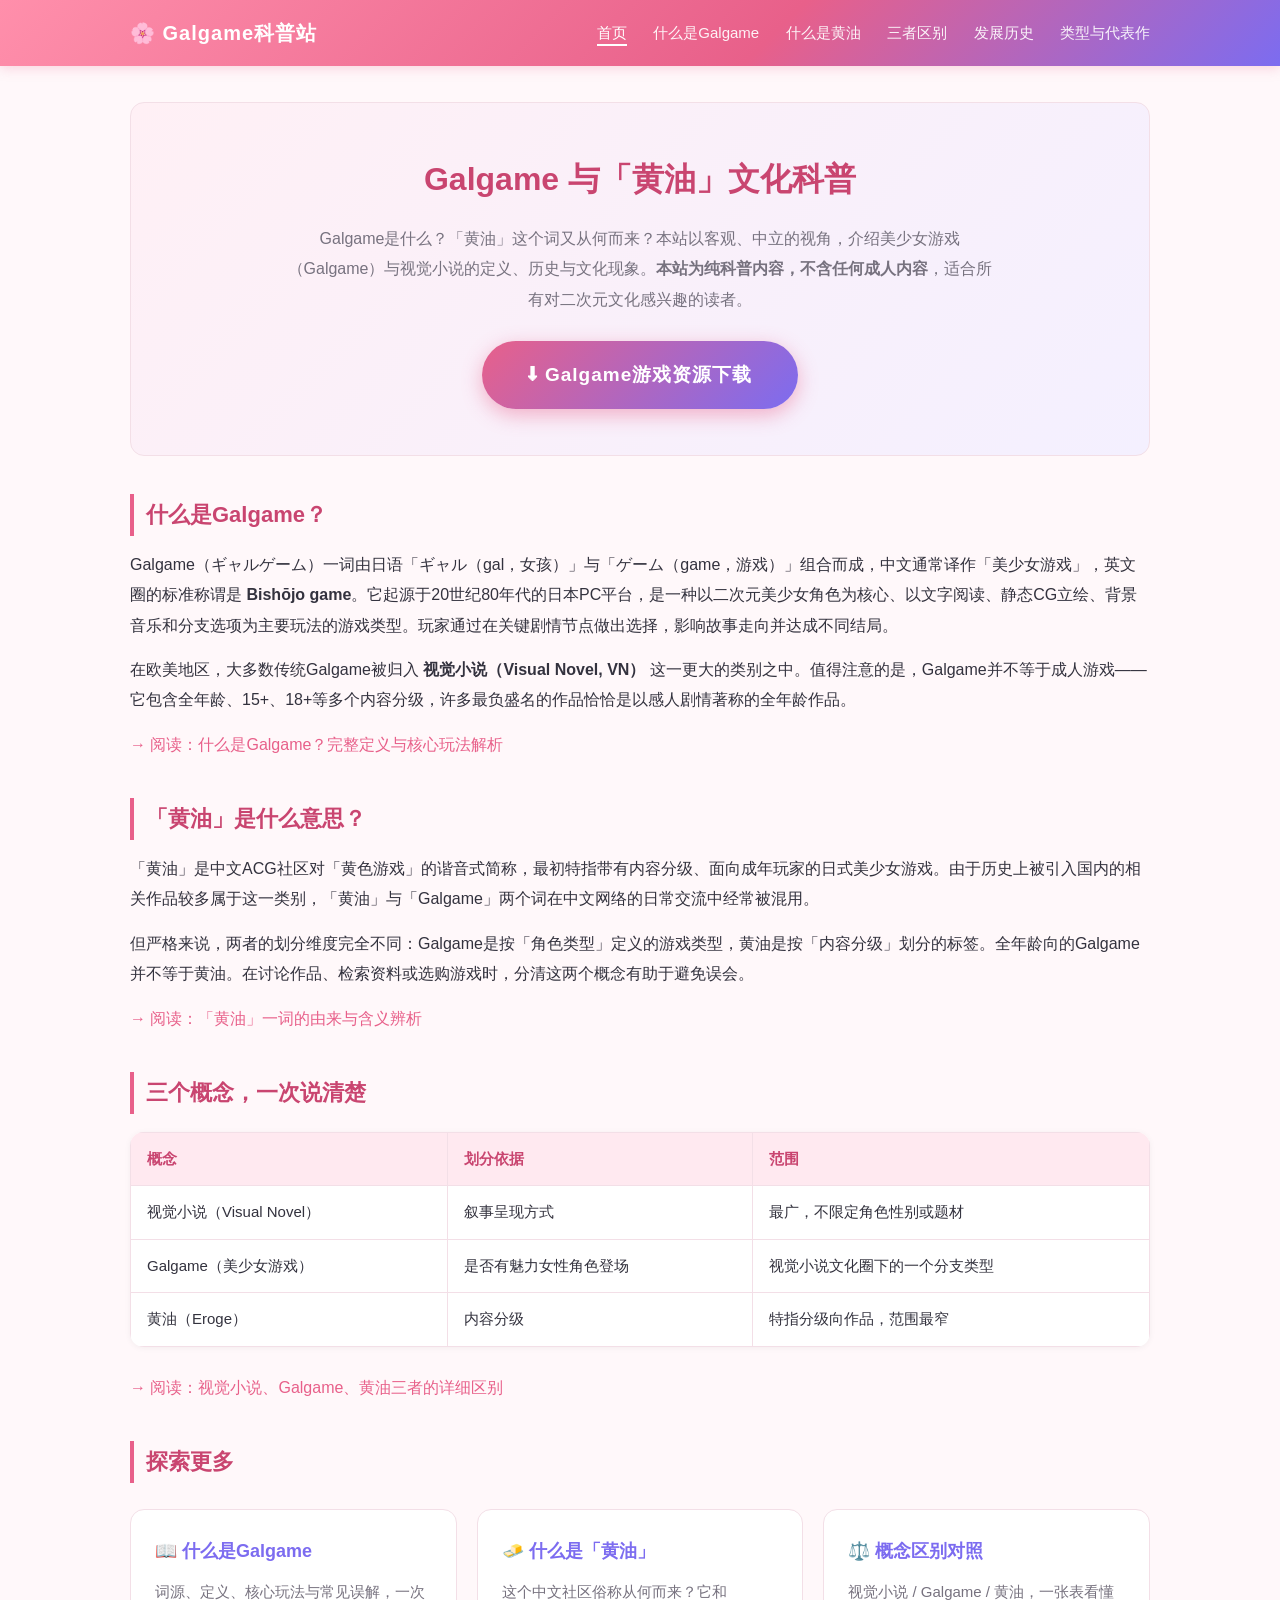
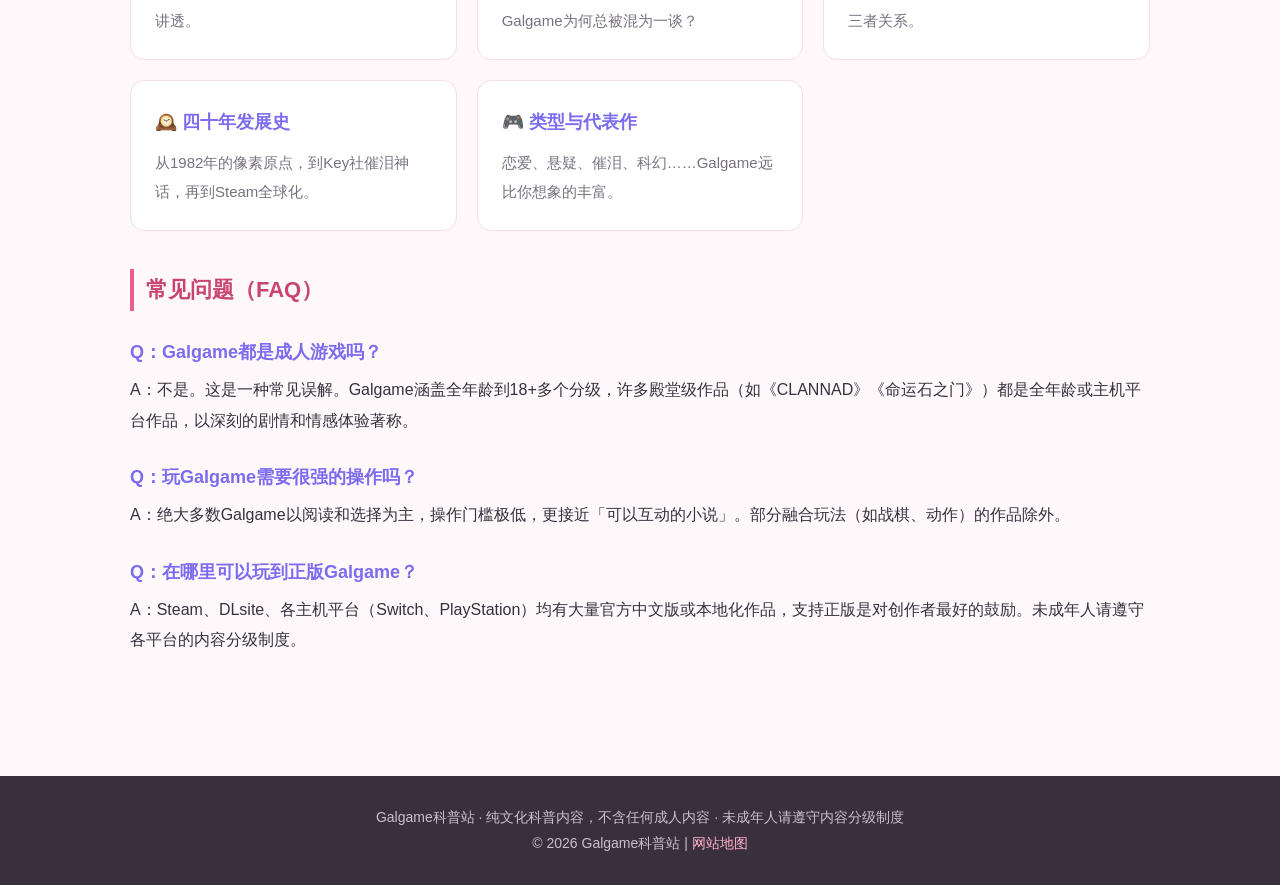
<file: index.html>
<!DOCTYPE html>
<html lang="zh-CN">
<head>
<meta charset="UTF-8">
<meta name="viewport" content="width=device-width, initial-scale=1.0">
<title>Galgame和黄油手游资源推荐,美少女游戏科普入门下载指南</title>
<meta name="description" content="Galgame（美少女游戏）科普入门：什么是Galgame、黄油与视觉小说的区别、四十年发展历史、常见类型与代表作介绍。本站为纯科普内容，不含任何成人内容，适合所有对二次元文化感兴趣的读者。">
<meta name="keywords" content="galgame,galgame是什么,黄油,美少女游戏,视觉小说,eroge,galgame科普,galgame推荐,galgame历史">
<meta name="robots" content="index, follow">
<link rel="canonical" href="https://www.galgamefind.com/">
<meta property="og:type" content="website">
<meta property="og:title" content="Galgame是什么？黄油是什么意思？美少女游戏科普入门指南">
<meta property="og:description" content="一站式了解Galgame、黄油与视觉小说的定义、区别、历史与类型。纯科普向，无成人内容。">
<meta property="og:url" content="https://www.galgamefind.com/">
<meta property="og:locale" content="zh_CN">
<link rel="stylesheet" href="assets/style.css">
<script type="application/ld+json">
{
  "@context": "https://schema.org",
  "@type": "WebSite",
  "name": "Galgame科普站",
  "url": "https://www.galgamefind.com/",
  "description": "Galgame与视觉小说文化科普网站，纯知识介绍，不含成人内容。",
  "inLanguage": "zh-CN"
}
</script>
<script type="application/ld+json">
{
  "@context": "https://schema.org",
  "@type": "FAQPage",
  "mainEntity": [
    {
      "@type": "Question",
      "name": "Galgame是什么意思？",
      "acceptedAnswer": { "@type": "Answer", "text": "Galgame源自日语「ギャルゲーム」（Girl Game），中文常称「美少女游戏」，是一种以二次元美少女角色为核心卖点、以剧情阅读和分支选择为主要玩法的电子游戏类型，起源于20世纪80年代的日本PC平台。" }
    },
    {
      "@type": "Question",
      "name": "黄油和Galgame有什么区别？",
      "acceptedAnswer": { "@type": "Answer", "text": "「黄油」是中文社区对「黄色游戏」的谐音戏称，是按内容分级划分的标签，特指面向成年玩家的分级作品；而Galgame是按「是否有魅力女性角色登场」定义的类型标签，包含大量全年龄作品。两者范围不同，日常口语中常被混用。" }
    },
    {
      "@type": "Question",
      "name": "Galgame都是成人游戏吗？",
      "acceptedAnswer": { "@type": "Answer", "text": "不是。Galgame分为全年龄、15+、18+等多个分级，许多知名作品如《CLANNAD》《命运石之门》均为全年龄或主机平台作品，以剧情感人著称。将Galgame等同于成人游戏是一种常见的误解。" }
    }
  ]
}
</script>
</head>
<body>
<header class="site-header">
  <div class="nav-wrap">
    <a class="logo" href="index.html">🌸 Galgame科普站</a>
    <nav class="main-nav">
      <a href="index.html" class="active">首页</a>
      <a href="what-is-galgame.html">什么是Galgame</a>
      <a href="what-is-eroge.html">什么是黄油</a>
      <a href="difference.html">三者区别</a>
      <a href="history.html">发展历史</a>
      <a href="types.html">类型与代表作</a>
    </nav>
  </div>
</header>

<div class="container">
  <div class="hero">
    <h1>Galgame 与「黄油」文化科普</h1>
    <p>Galgame是什么？「黄油」这个词又从何而来？本站以客观、中立的视角，介绍美少女游戏（Galgame）与视觉小说的定义、历史与文化现象。<strong>本站为纯科普内容，不含任何成人内容</strong>，适合所有对二次元文化感兴趣的读者。</p>
    <a class="cta-btn" href="https://game123.download" rel="nofollow noopener" id="download-btn">⬇ Galgame游戏资源下载</a>
  </div>

  <article>
    <h2>什么是Galgame？</h2>
    <p>Galgame（ギャルゲーム）一词由日语「ギャル（gal，女孩）」与「ゲーム（game，游戏）」组合而成，中文通常译作「美少女游戏」，英文圈的标准称谓是 <strong>Bishōjo game</strong>。它起源于20世纪80年代的日本PC平台，是一种以二次元美少女角色为核心、以文字阅读、静态CG立绘、背景音乐和分支选项为主要玩法的游戏类型。玩家通过在关键剧情节点做出选择，影响故事走向并达成不同结局。</p>
    <p>在欧美地区，大多数传统Galgame被归入 <strong>视觉小说（Visual Novel, VN）</strong> 这一更大的类别之中。值得注意的是，Galgame并不等于成人游戏——它包含全年龄、15+、18+等多个内容分级，许多最负盛名的作品恰恰是以感人剧情著称的全年龄作品。</p>
    <p><a href="what-is-galgame.html">→ 阅读：什么是Galgame？完整定义与核心玩法解析</a></p>

    <h2>「黄油」是什么意思？</h2>
    <p>「黄油」是中文ACG社区对「黄色游戏」的谐音式简称，最初特指带有内容分级、面向成年玩家的日式美少女游戏。由于历史上被引入国内的相关作品较多属于这一类别，「黄油」与「Galgame」两个词在中文网络的日常交流中经常被混用。</p>
    <p>但严格来说，两者的划分维度完全不同：Galgame是按「角色类型」定义的游戏类型，黄油是按「内容分级」划分的标签。全年龄向的Galgame并不等于黄油。在讨论作品、检索资料或选购游戏时，分清这两个概念有助于避免误会。</p>
    <p><a href="what-is-eroge.html">→ 阅读：「黄油」一词的由来与含义辨析</a></p>

    <h2>三个概念，一次说清楚</h2>
    <table class="compare">
      <tr><th>概念</th><th>划分依据</th><th>范围</th></tr>
      <tr><td>视觉小说（Visual Novel）</td><td>叙事呈现方式</td><td>最广，不限定角色性别或题材</td></tr>
      <tr><td>Galgame（美少女游戏）</td><td>是否有魅力女性角色登场</td><td>视觉小说文化圈下的一个分支类型</td></tr>
      <tr><td>黄油（Eroge）</td><td>内容分级</td><td>特指分级向作品，范围最窄</td></tr>
    </table>
    <p><a href="difference.html">→ 阅读：视觉小说、Galgame、黄油三者的详细区别</a></p>

    <h2>探索更多</h2>
    <div class="card-grid">
      <a class="card" href="what-is-galgame.html">
        <h3>📖 什么是Galgame</h3>
        <p>词源、定义、核心玩法与常见误解，一次讲透。</p>
      </a>
      <a class="card" href="what-is-eroge.html">
        <h3>🧈 什么是「黄油」</h3>
        <p>这个中文社区俗称从何而来？它和Galgame为何总被混为一谈？</p>
      </a>
      <a class="card" href="difference.html">
        <h3>⚖️ 概念区别对照</h3>
        <p>视觉小说 / Galgame / 黄油，一张表看懂三者关系。</p>
      </a>
      <a class="card" href="history.html">
        <h3>🕰️ 四十年发展史</h3>
        <p>从1982年的像素原点，到Key社催泪神话，再到Steam全球化。</p>
      </a>
      <a class="card" href="types.html">
        <h3>🎮 类型与代表作</h3>
        <p>恋爱、悬疑、催泪、科幻……Galgame远比你想象的丰富。</p>
      </a>
    </div>

    <h2>常见问题（FAQ）</h2>
    <div class="faq-item">
      <h3>Q：Galgame都是成人游戏吗？</h3>
      <p>A：不是。这是一种常见误解。Galgame涵盖全年龄到18+多个分级，许多殿堂级作品（如《CLANNAD》《命运石之门》）都是全年龄或主机平台作品，以深刻的剧情和情感体验著称。</p>
    </div>
    <div class="faq-item">
      <h3>Q：玩Galgame需要很强的操作吗？</h3>
      <p>A：绝大多数Galgame以阅读和选择为主，操作门槛极低，更接近「可以互动的小说」。部分融合玩法（如战棋、动作）的作品除外。</p>
    </div>
    <div class="faq-item">
      <h3>Q：在哪里可以玩到正版Galgame？</h3>
      <p>A：Steam、DLsite、各主机平台（Switch、PlayStation）均有大量官方中文版或本地化作品，支持正版是对创作者最好的鼓励。未成年人请遵守各平台的内容分级制度。</p>
    </div>
  </article>
</div>

<footer class="site-footer">
  <p>Galgame科普站 · 纯文化科普内容，不含任何成人内容 · 未成年人请遵守内容分级制度</p>
  <p>© 2026 Galgame科普站 | <a href="sitemap.xml">网站地图</a></p>
</footer>
</body>
</html>
</file>
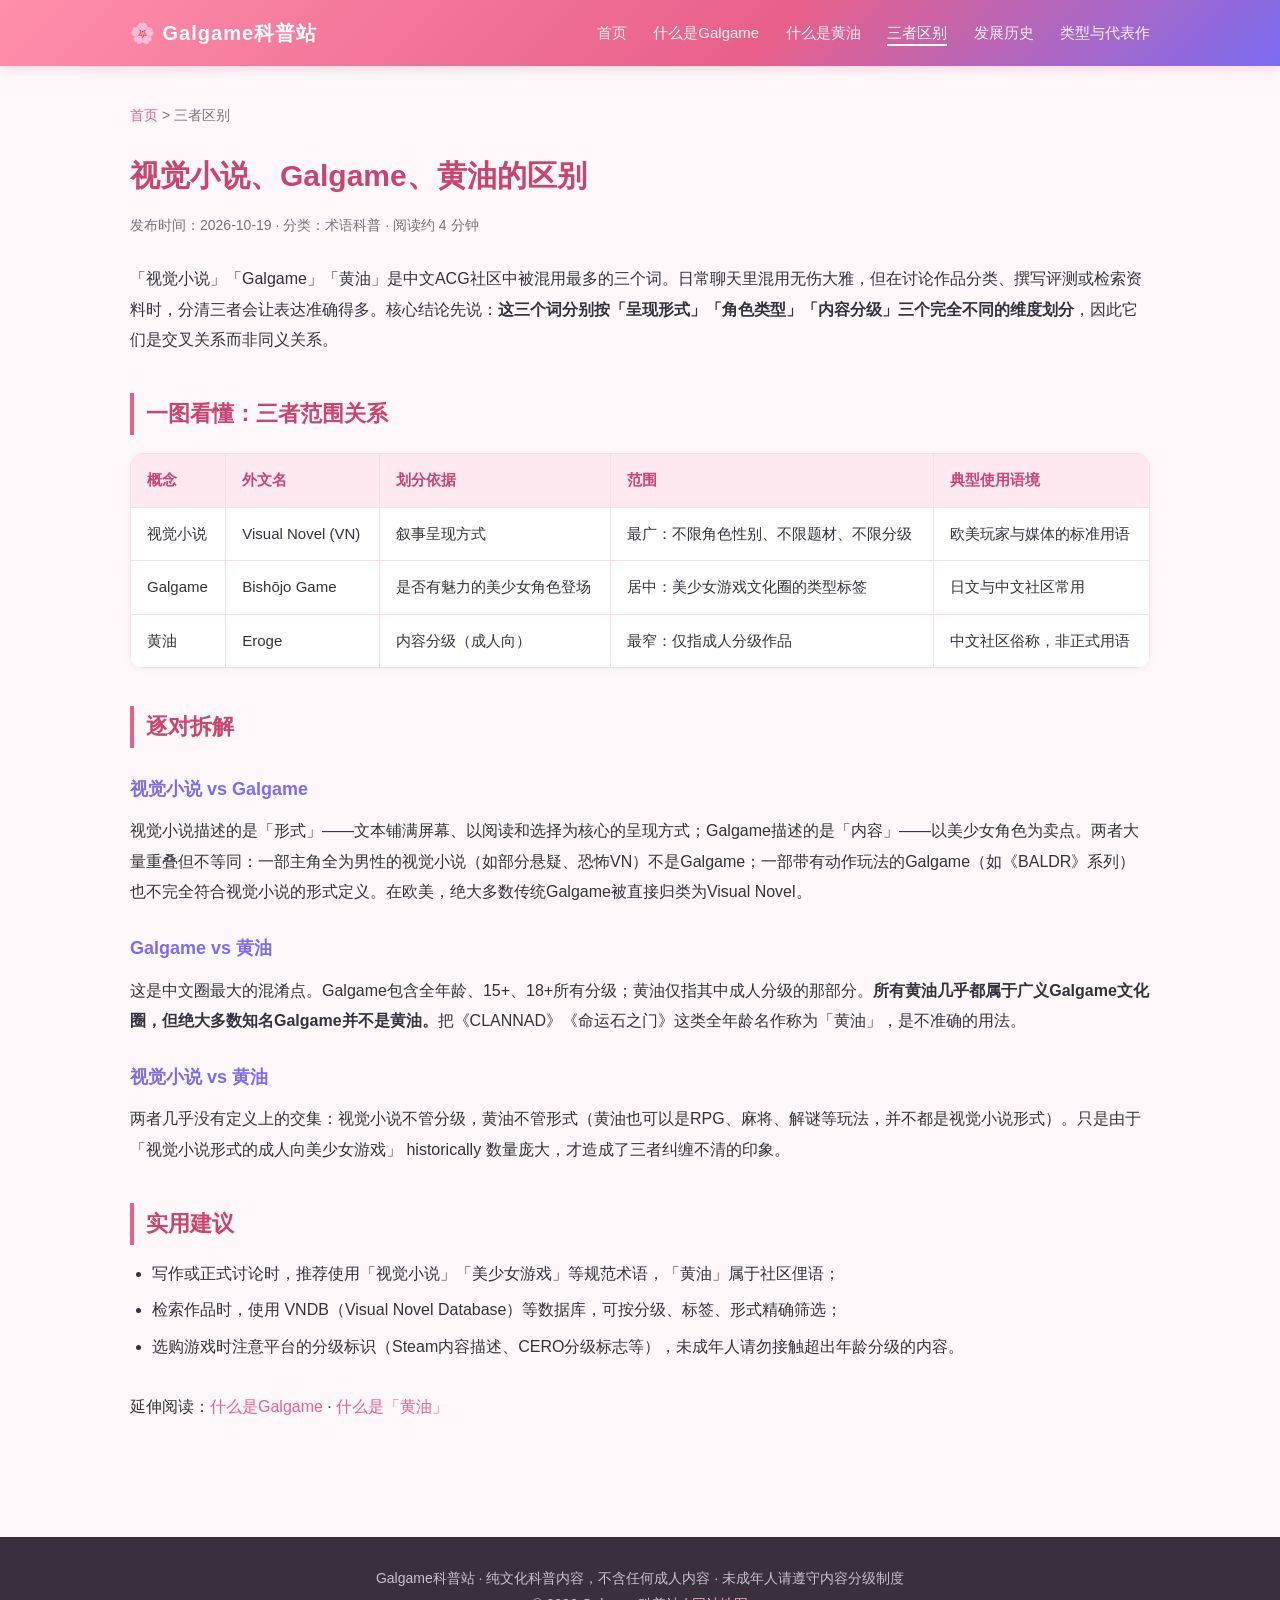
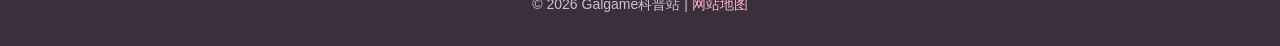
<file: difference.html>
<!DOCTYPE html>
<html lang="zh-CN">
<head>
<meta charset="UTF-8">
<meta name="viewport" content="width=device-width, initial-scale=1.0">
<title>视觉小说、Galgame、黄油的区别：一张表看懂三个概念 | Galgame科普站</title>
<meta name="description" content="视觉小说（Visual Novel）、Galgame（美少女游戏）、黄油（Eroge）三个概念经常被混用。本文从划分依据、范围大小、使用语境三个维度详细对比三者的区别与包含关系。纯科普内容，无成人内容。">
<meta name="keywords" content="视觉小说,galgame,黄油,eroge,visual novel,三者区别,galgame和视觉小说区别">
<meta name="robots" content="index, follow">
<link rel="canonical" href="https://www.galgamefind.com/difference.html">
<meta property="og:type" content="article">
<meta property="og:title" content="视觉小说、Galgame、黄油的区别：一张表看懂三个概念">
<meta property="og:description" content="从划分依据、范围大小、使用语境详细对比视觉小说、Galgame与黄油。">
<meta property="og:url" content="https://www.galgamefind.com/difference.html">
<meta property="og:locale" content="zh_CN">
<link rel="stylesheet" href="assets/style.css">
<script type="application/ld+json">
{
  "@context": "https://schema.org",
  "@type": "Article",
  "headline": "视觉小说、Galgame、黄油的区别：一张表看懂三个概念",
  "description": "从划分依据、范围大小、使用语境三个维度对比视觉小说、Galgame与黄油的区别。",
  "inLanguage": "zh-CN",
  "author": { "@type": "Organization", "name": "Galgame科普站" },
  "publisher": { "@type": "Organization", "name": "Galgame科普站" },
  "datePublished": "2026-10-19",
  "dateModified": "2026-10-19"
}
</script>
</head>
<body>
<header class="site-header">
  <div class="nav-wrap">
    <a class="logo" href="index.html">🌸 Galgame科普站</a>
    <nav class="main-nav">
      <a href="index.html">首页</a>
      <a href="what-is-galgame.html">什么是Galgame</a>
      <a href="what-is-eroge.html">什么是黄油</a>
      <a href="difference.html" class="active">三者区别</a>
      <a href="history.html">发展历史</a>
      <a href="types.html">类型与代表作</a>
    </nav>
  </div>
</header>

<div class="container">
<article>
  <nav class="crumb"><a href="index.html">首页</a> &gt; 三者区别</nav>
  <h1>视觉小说、Galgame、黄油的区别</h1>
  <p class="meta">发布时间：2026-10-19 · 分类：术语科普 · 阅读约 4 分钟</p>

  <p>「视觉小说」「Galgame」「黄油」是中文ACG社区中被混用最多的三个词。日常聊天里混用无伤大雅，但在讨论作品分类、撰写评测或检索资料时，分清三者会让表达准确得多。核心结论先说：<strong>这三个词分别按「呈现形式」「角色类型」「内容分级」三个完全不同的维度划分</strong>，因此它们是交叉关系而非同义关系。</p>

  <h2>一图看懂：三者范围关系</h2>
  <table class="compare">
    <tr><th>概念</th><th>外文名</th><th>划分依据</th><th>范围</th><th>典型使用语境</th></tr>
    <tr><td>视觉小说</td><td>Visual Novel (VN)</td><td>叙事呈现方式</td><td>最广：不限角色性别、不限题材、不限分级</td><td>欧美玩家与媒体的标准用语</td></tr>
    <tr><td>Galgame</td><td>Bishōjo Game</td><td>是否有魅力的美少女角色登场</td><td>居中：美少女游戏文化圈的类型标签</td><td>日文与中文社区常用</td></tr>
    <tr><td>黄油</td><td>Eroge</td><td>内容分级（成人向）</td><td>最窄：仅指成人分级作品</td><td>中文社区俗称，非正式用语</td></tr>
  </table>

  <h2>逐对拆解</h2>
  <h3>视觉小说 vs Galgame</h3>
  <p>视觉小说描述的是「形式」——文本铺满屏幕、以阅读和选择为核心的呈现方式；Galgame描述的是「内容」——以美少女角色为卖点。两者大量重叠但不等同：一部主角全为男性的视觉小说（如部分悬疑、恐怖VN）不是Galgame；一部带有动作玩法的Galgame（如《BALDR》系列）也不完全符合视觉小说的形式定义。在欧美，绝大多数传统Galgame被直接归类为Visual Novel。</p>

  <h3>Galgame vs 黄油</h3>
  <p>这是中文圈最大的混淆点。Galgame包含全年龄、15+、18+所有分级；黄油仅指其中成人分级的那部分。<strong>所有黄油几乎都属于广义Galgame文化圈，但绝大多数知名Galgame并不是黄油。</strong>把《CLANNAD》《命运石之门》这类全年龄名作称为「黄油」，是不准确的用法。</p>

  <h3>视觉小说 vs 黄油</h3>
  <p>两者几乎没有定义上的交集：视觉小说不管分级，黄油不管形式（黄油也可以是RPG、麻将、解谜等玩法，并不都是视觉小说形式）。只是由于「视觉小说形式的成人向美少女游戏」 historically 数量庞大，才造成了三者纠缠不清的印象。</p>

  <h2>实用建议</h2>
  <ul class="dot">
    <li>写作或正式讨论时，推荐使用「视觉小说」「美少女游戏」等规范术语，「黄油」属于社区俚语；</li>
    <li>检索作品时，使用 VNDB（Visual Novel Database）等数据库，可按分级、标签、形式精确筛选；</li>
    <li>选购游戏时注意平台的分级标识（Steam内容描述、CERO分级标志等），未成年人请勿接触超出年龄分级的内容。</li>
  </ul>

  <p style="margin-top:30px;">延伸阅读：<a href="what-is-galgame.html">什么是Galgame</a> · <a href="what-is-eroge.html">什么是「黄油」</a></p>
</article>
</div>

<footer class="site-footer">
  <p>Galgame科普站 · 纯文化科普内容，不含任何成人内容 · 未成年人请遵守内容分级制度</p>
  <p>© 2026 Galgame科普站 | <a href="sitemap.xml">网站地图</a></p>
</footer>
</body>
</html>
</file>
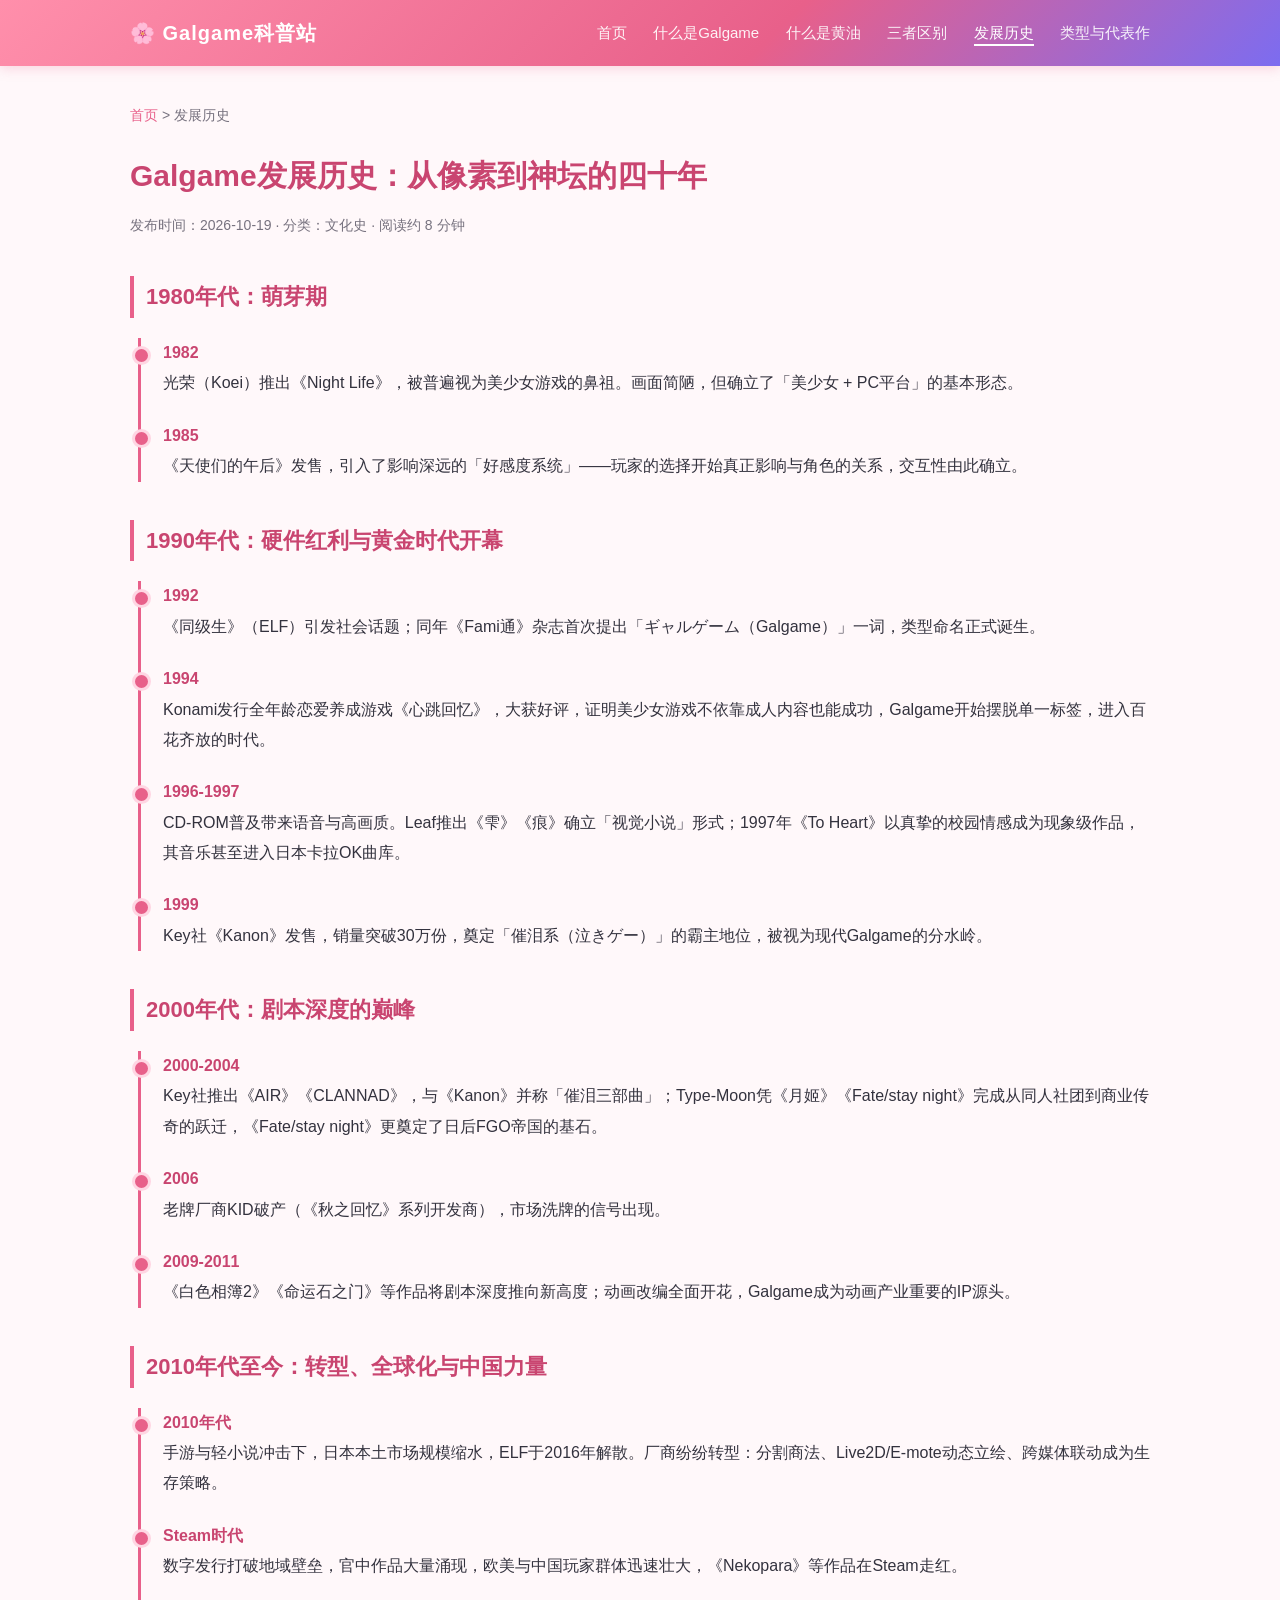
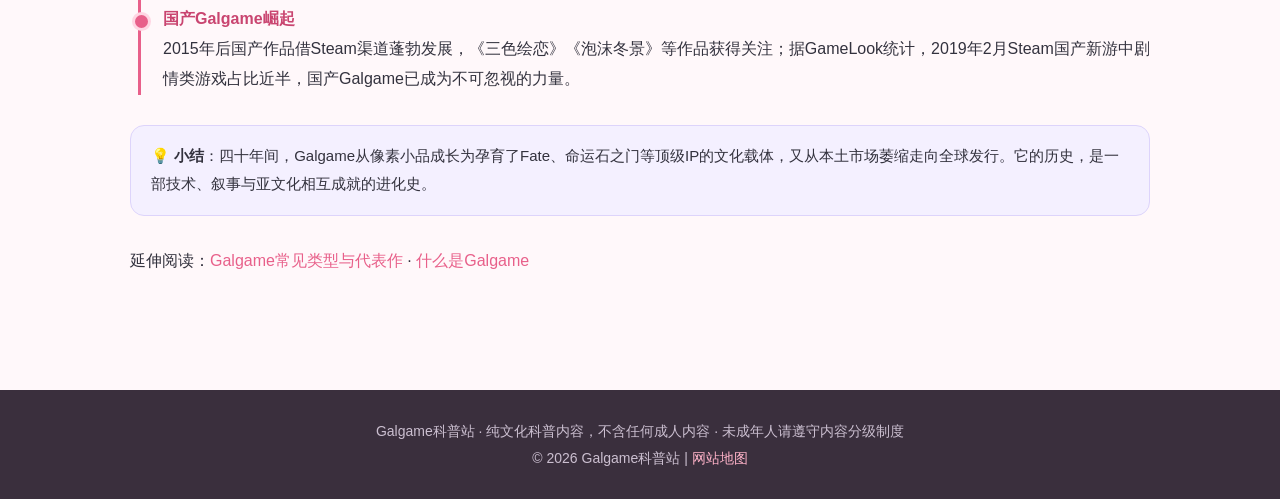
<file: history.html>
<!DOCTYPE html>
<html lang="zh-CN">
<head>
<meta charset="UTF-8">
<meta name="viewport" content="width=device-width, initial-scale=1.0">
<title>Galgame发展历史：从1982年像素原点到Steam全球化的四十年 | Galgame科普站</title>
<meta name="description" content="Galgame（美少女游戏）四十年发展史：1982年《Night Life》开创先河，《天使们的午后》引入好感度系统，《心跳回忆》开启全年龄时代，Key社催泪三部曲封神，Type-Moon缔造同人传奇，再到Steam时代的全球化与国产Galgame崛起。">
<meta name="keywords" content="galgame历史,美少女游戏发展史,key社,心跳回忆,fate/stay night,clannad,国产galgame">
<meta name="robots" content="index, follow">
<link rel="canonical" href="https://www.galgamefind.com/history.html">
<meta property="og:type" content="article">
<meta property="og:title" content="Galgame发展历史：从1982年像素原点到Steam全球化的四十年">
<meta property="og:description" content="梳理Galgame从1982年诞生至今的四十年发展脉络与关键节点。">
<meta property="og:url" content="https://www.galgamefind.com/history.html">
<meta property="og:locale" content="zh_CN">
<link rel="stylesheet" href="assets/style.css">
<script type="application/ld+json">
{
  "@context": "https://schema.org",
  "@type": "Article",
  "headline": "Galgame发展历史：从1982年像素原点到Steam全球化的四十年",
  "description": "梳理Galgame（美少女游戏）从1982年诞生至今的四十年发展脉络与关键节点。",
  "inLanguage": "zh-CN",
  "author": { "@type": "Organization", "name": "Galgame科普站" },
  "publisher": { "@type": "Organization", "name": "Galgame科普站" },
  "datePublished": "2026-10-19",
  "dateModified": "2026-10-19"
}
</script>
</head>
<body>
<header class="site-header">
  <div class="nav-wrap">
    <a class="logo" href="index.html">🌸 Galgame科普站</a>
    <nav class="main-nav">
      <a href="index.html">首页</a>
      <a href="what-is-galgame.html">什么是Galgame</a>
      <a href="what-is-eroge.html">什么是黄油</a>
      <a href="difference.html">三者区别</a>
      <a href="history.html" class="active">发展历史</a>
      <a href="types.html">类型与代表作</a>
    </nav>
  </div>
</header>

<div class="container">
<article>
  <nav class="crumb"><a href="index.html">首页</a> &gt; 发展历史</nav>
  <h1>Galgame发展历史：从像素到神坛的四十年</h1>
  <p class="meta">发布时间：2026-10-19 · 分类：文化史 · 阅读约 8 分钟</p>

  <h2>1980年代：萌芽期</h2>
  <div class="timeline">
    <div class="t-item"><span class="t-year">1982</span><p>光荣（Koei）推出《Night Life》，被普遍视为美少女游戏的鼻祖。画面简陋，但确立了「美少女 + PC平台」的基本形态。</p></div>
    <div class="t-item"><span class="t-year">1985</span><p>《天使们的午后》发售，引入了影响深远的「好感度系统」——玩家的选择开始真正影响与角色的关系，交互性由此确立。</p></div>
  </div>

  <h2>1990年代：硬件红利与黄金时代开幕</h2>
  <div class="timeline">
    <div class="t-item"><span class="t-year">1992</span><p>《同级生》（ELF）引发社会话题；同年《Fami通》杂志首次提出「ギャルゲーム（Galgame）」一词，类型命名正式诞生。</p></div>
    <div class="t-item"><span class="t-year">1994</span><p>Konami发行全年龄恋爱养成游戏《心跳回忆》，大获好评，证明美少女游戏不依靠成人内容也能成功，Galgame开始摆脱单一标签，进入百花齐放的时代。</p></div>
    <div class="t-item"><span class="t-year">1996-1997</span><p>CD-ROM普及带来语音与高画质。Leaf推出《雫》《痕》确立「视觉小说」形式；1997年《To Heart》以真挚的校园情感成为现象级作品，其音乐甚至进入日本卡拉OK曲库。</p></div>
    <div class="t-item"><span class="t-year">1999</span><p>Key社《Kanon》发售，销量突破30万份，奠定「催泪系（泣きゲー）」的霸主地位，被视为现代Galgame的分水岭。</p></div>
  </div>

  <h2>2000年代：剧本深度的巅峰</h2>
  <div class="timeline">
    <div class="t-item"><span class="t-year">2000-2004</span><p>Key社推出《AIR》《CLANNAD》，与《Kanon》并称「催泪三部曲」；Type-Moon凭《月姬》《Fate/stay night》完成从同人社团到商业传奇的跃迁，《Fate/stay night》更奠定了日后FGO帝国的基石。</p></div>
    <div class="t-item"><span class="t-year">2006</span><p>老牌厂商KID破产（《秋之回忆》系列开发商），市场洗牌的信号出现。</p></div>
    <div class="t-item"><span class="t-year">2009-2011</span><p>《白色相簿2》《命运石之门》等作品将剧本深度推向新高度；动画改编全面开花，Galgame成为动画产业重要的IP源头。</p></div>
  </div>

  <h2>2010年代至今：转型、全球化与中国力量</h2>
  <div class="timeline">
    <div class="t-item"><span class="t-year">2010年代</span><p>手游与轻小说冲击下，日本本土市场规模缩水，ELF于2016年解散。厂商纷纷转型：分割商法、Live2D/E-mote动态立绘、跨媒体联动成为生存策略。</p></div>
    <div class="t-item"><span class="t-year">Steam时代</span><p>数字发行打破地域壁垒，官中作品大量涌现，欧美与中国玩家群体迅速壮大，《Nekopara》等作品在Steam走红。</p></div>
    <div class="t-item"><span class="t-year">国产Galgame崛起</span><p>2015年后国产作品借Steam渠道蓬勃发展，《三色绘恋》《泡沫冬景》等作品获得关注；据GameLook统计，2019年2月Steam国产新游中剧情类游戏占比近半，国产Galgame已成为不可忽视的力量。</p></div>
  </div>

  <div class="callout">
    💡 <strong>小结</strong>：四十年间，Galgame从像素小品成长为孕育了Fate、命运石之门等顶级IP的文化载体，又从本土市场萎缩走向全球发行。它的历史，是一部技术、叙事与亚文化相互成就的进化史。
  </div>

  <p style="margin-top:30px;">延伸阅读：<a href="types.html">Galgame常见类型与代表作</a> · <a href="what-is-galgame.html">什么是Galgame</a></p>
</article>
</div>

<footer class="site-footer">
  <p>Galgame科普站 · 纯文化科普内容，不含任何成人内容 · 未成年人请遵守内容分级制度</p>
  <p>© 2026 Galgame科普站 | <a href="sitemap.xml">网站地图</a></p>
</footer>
</body>
</html>
</file>
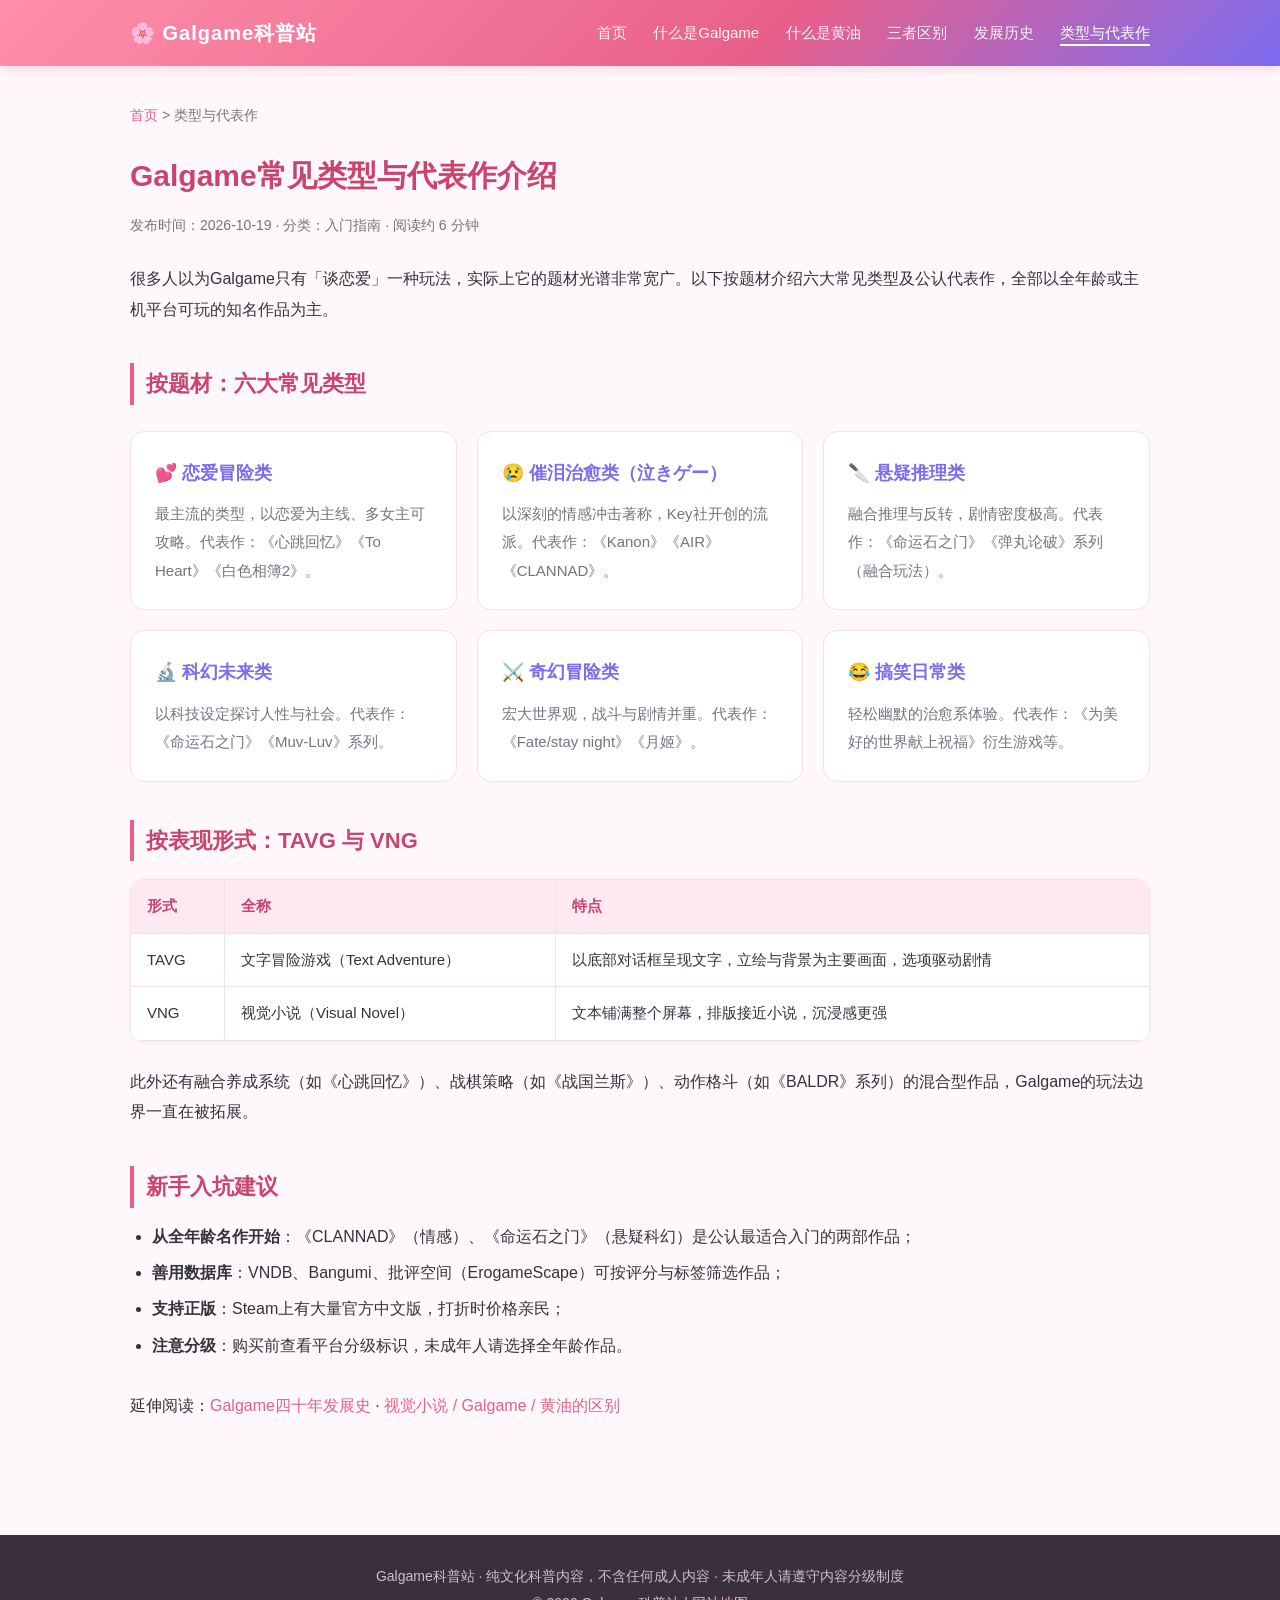
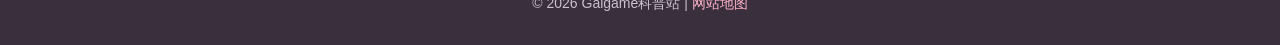
<file: types.html>
<!DOCTYPE html>
<html lang="zh-CN">
<head>
<meta charset="UTF-8">
<meta name="viewport" content="width=device-width, initial-scale=1.0">
<title>Galgame常见类型与代表作介绍：恋爱、悬疑、催泪、科幻全解析 | Galgame科普站</title>
<meta name="description" content="Galgame有哪些类型？本文介绍恋爱冒险、悬疑推理、催泪治愈、科幻、奇幻、搞笑日常六大类型及各自代表作（CLANNAD、命运石之门、心跳回忆等），并讲解TAVG与VNG两种表现形式。纯科普内容，无成人内容。">
<meta name="keywords" content="galgame类型,galgame推荐,galgame代表作,催泪galgame,命运石之门,clannad,galgame分类">
<meta name="robots" content="index, follow">
<link rel="canonical" href="https://www.galgamefind.com/types.html">
<meta property="og:type" content="article">
<meta property="og:title" content="Galgame常见类型与代表作介绍">
<meta property="og:description" content="六大Galgame类型与代表作全解析，附TAVG与VNG表现形式说明。">
<meta property="og:url" content="https://www.galgamefind.com/types.html">
<meta property="og:locale" content="zh_CN">
<link rel="stylesheet" href="assets/style.css">
<script type="application/ld+json">
{
  "@context": "https://schema.org",
  "@type": "Article",
  "headline": "Galgame常见类型与代表作介绍：恋爱、悬疑、催泪、科幻全解析",
  "description": "介绍Galgame的六大常见类型及代表作，以及TAVG与VNG两种表现形式。",
  "inLanguage": "zh-CN",
  "author": { "@type": "Organization", "name": "Galgame科普站" },
  "publisher": { "@type": "Organization", "name": "Galgame科普站" },
  "datePublished": "2026-10-19",
  "dateModified": "2026-10-19"
}
</script>
</head>
<body>
<header class="site-header">
  <div class="nav-wrap">
    <a class="logo" href="index.html">🌸 Galgame科普站</a>
    <nav class="main-nav">
      <a href="index.html">首页</a>
      <a href="what-is-galgame.html">什么是Galgame</a>
      <a href="what-is-eroge.html">什么是黄油</a>
      <a href="difference.html">三者区别</a>
      <a href="history.html">发展历史</a>
      <a href="types.html" class="active">类型与代表作</a>
    </nav>
  </div>
</header>

<div class="container">
<article>
  <nav class="crumb"><a href="index.html">首页</a> &gt; 类型与代表作</nav>
  <h1>Galgame常见类型与代表作介绍</h1>
  <p class="meta">发布时间：2026-10-19 · 分类：入门指南 · 阅读约 6 分钟</p>

  <p>很多人以为Galgame只有「谈恋爱」一种玩法，实际上它的题材光谱非常宽广。以下按题材介绍六大常见类型及公认代表作，全部以全年龄或主机平台可玩的知名作品为主。</p>

  <h2>按题材：六大常见类型</h2>
  <div class="card-grid">
    <div class="card"><h3>💕 恋爱冒险类</h3><p>最主流的类型，以恋爱为主线、多女主可攻略。代表作：《心跳回忆》《To Heart》《白色相簿2》。</p></div>
    <div class="card"><h3>😢 催泪治愈类（泣きゲー）</h3><p>以深刻的情感冲击著称，Key社开创的流派。代表作：《Kanon》《AIR》《CLANNAD》。</p></div>
    <div class="card"><h3>🔪 悬疑推理类</h3><p>融合推理与反转，剧情密度极高。代表作：《命运石之门》《弹丸论破》系列（融合玩法）。</p></div>
    <div class="card"><h3>🔬 科幻未来类</h3><p>以科技设定探讨人性与社会。代表作：《命运石之门》《Muv-Luv》系列。</p></div>
    <div class="card"><h3>⚔️ 奇幻冒险类</h3><p>宏大世界观，战斗与剧情并重。代表作：《Fate/stay night》《月姬》。</p></div>
    <div class="card"><h3>😂 搞笑日常类</h3><p>轻松幽默的治愈系体验。代表作：《为美好的世界献上祝福》衍生游戏等。</p></div>
  </div>

  <h2>按表现形式：TAVG 与 VNG</h2>
  <table class="compare">
    <tr><th>形式</th><th>全称</th><th>特点</th></tr>
    <tr><td>TAVG</td><td>文字冒险游戏（Text Adventure）</td><td>以底部对话框呈现文字，立绘与背景为主要画面，选项驱动剧情</td></tr>
    <tr><td>VNG</td><td>视觉小说（Visual Novel）</td><td>文本铺满整个屏幕，排版接近小说，沉浸感更强</td></tr>
  </table>
  <p>此外还有融合养成系统（如《心跳回忆》）、战棋策略（如《战国兰斯》）、动作格斗（如《BALDR》系列）的混合型作品，Galgame的玩法边界一直在被拓展。</p>

  <h2>新手入坑建议</h2>
  <ul class="dot">
    <li><strong>从全年龄名作开始</strong>：《CLANNAD》（情感）、《命运石之门》（悬疑科幻）是公认最适合入门的两部作品；</li>
    <li><strong>善用数据库</strong>：VNDB、Bangumi、批评空间（ErogameScape）可按评分与标签筛选作品；</li>
    <li><strong>支持正版</strong>：Steam上有大量官方中文版，打折时价格亲民；</li>
    <li><strong>注意分级</strong>：购买前查看平台分级标识，未成年人请选择全年龄作品。</li>
  </ul>

  <p style="margin-top:30px;">延伸阅读：<a href="history.html">Galgame四十年发展史</a> · <a href="difference.html">视觉小说 / Galgame / 黄油的区别</a></p>
</article>
</div>

<footer class="site-footer">
  <p>Galgame科普站 · 纯文化科普内容，不含任何成人内容 · 未成年人请遵守内容分级制度</p>
  <p>© 2026 Galgame科普站 | <a href="sitemap.xml">网站地图</a></p>
</footer>
</body>
</html>
</file>
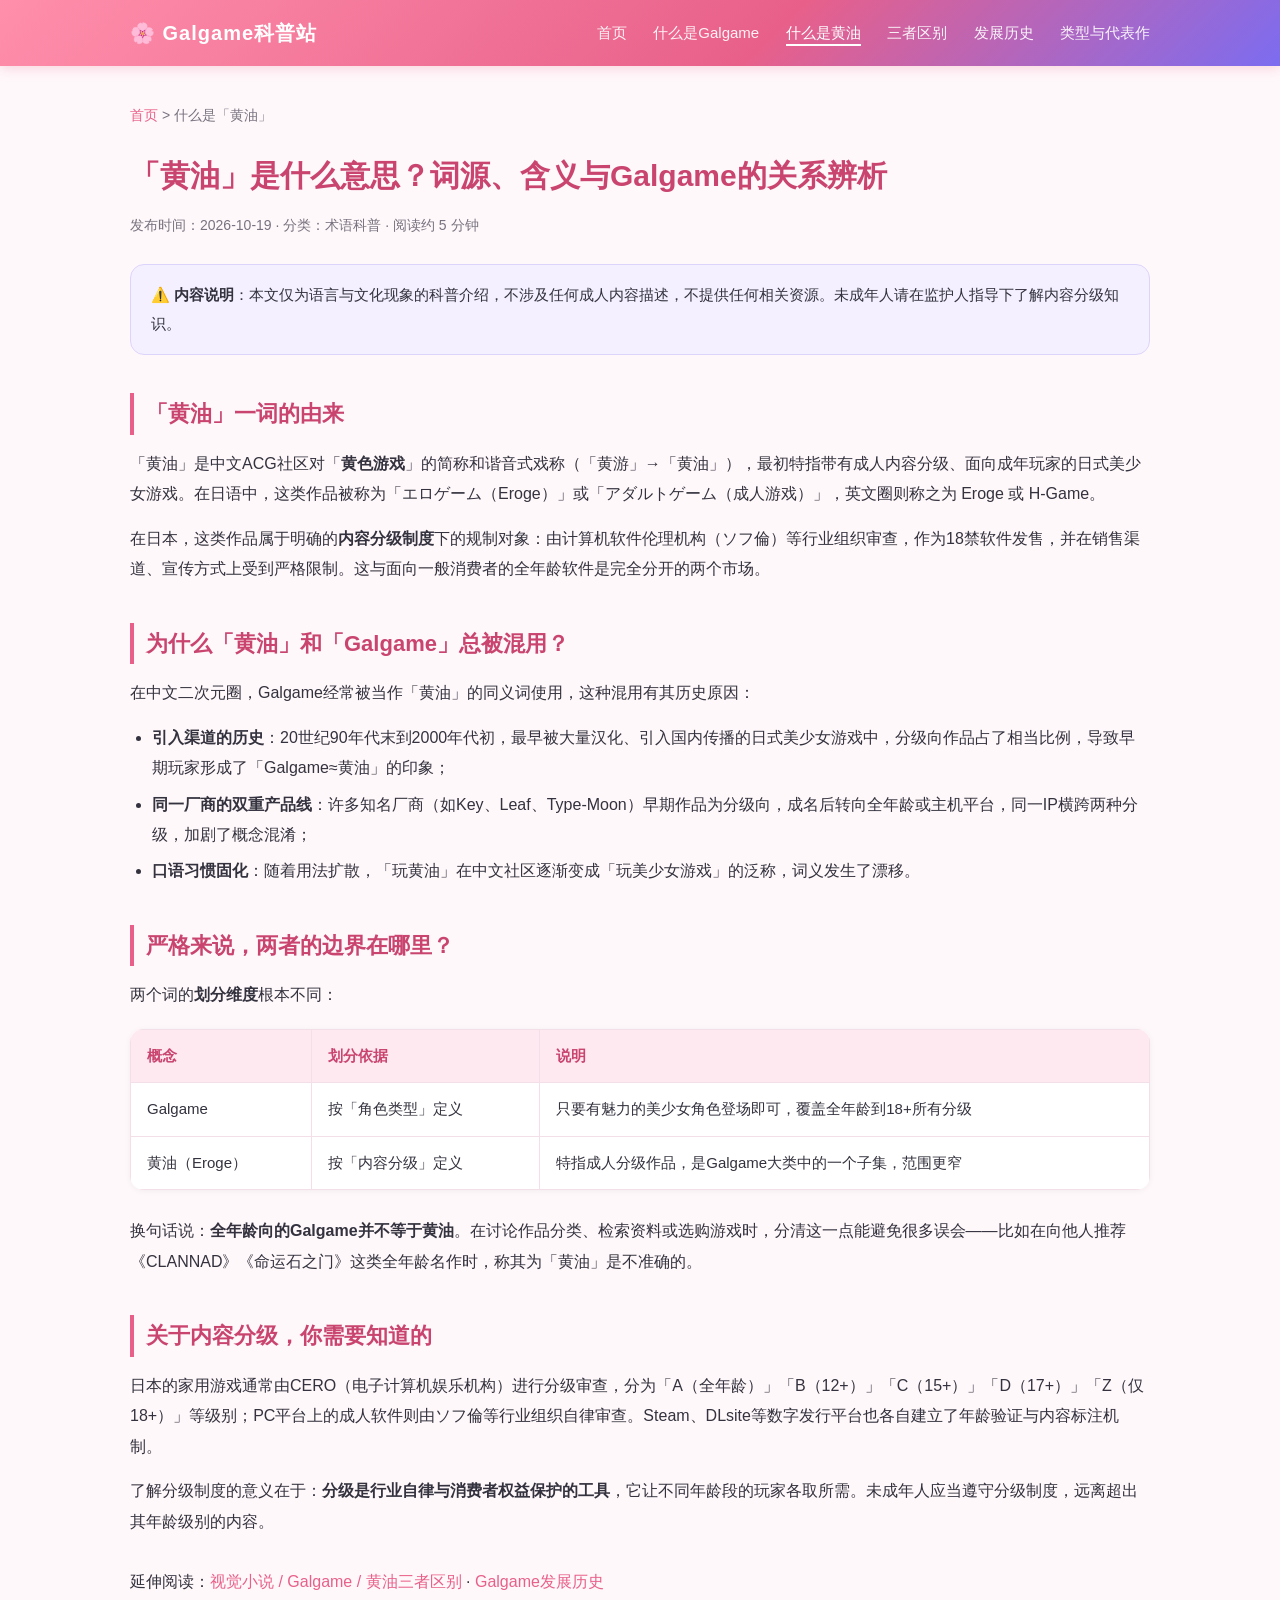
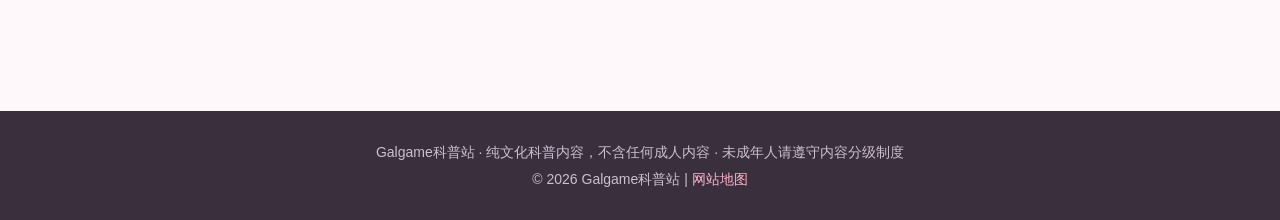
<file: what-is-eroge.html>
<!DOCTYPE html>
<html lang="zh-CN">
<head>
<meta charset="UTF-8">
<meta name="viewport" content="width=device-width, initial-scale=1.0">
<title>「黄油」是什么意思？词源、含义与Galgame的关系辨析 | Galgame科普站</title>
<meta name="description" content="「黄油」是中文ACG社区对「黄色游戏」的谐音戏称，特指带内容分级、面向成年玩家的日式美少女游戏（Eroge）。本文科普该词的由来、含义演变，以及它与Galgame的区别与混用现象。纯科普向，无成人内容。">
<meta name="keywords" content="黄油,黄油是什么意思,eroge,黄色游戏,galgame和黄油区别,18禁游戏,内容分级">
<meta name="robots" content="index, follow">
<link rel="canonical" href="https://www.galgamefind.com/what-is-eroge.html">
<meta property="og:type" content="article">
<meta property="og:title" content="「黄油」是什么意思？词源、含义与Galgame的关系辨析">
<meta property="og:description" content="科普「黄油」一词的由来、含义演变，以及它与Galgame的区别。">
<meta property="og:url" content="https://www.galgamefind.com/what-is-eroge.html">
<meta property="og:locale" content="zh_CN">
<link rel="stylesheet" href="assets/style.css">
<script type="application/ld+json">
{
  "@context": "https://schema.org",
  "@type": "Article",
  "headline": "「黄油」是什么意思？词源、含义与Galgame的关系辨析",
  "description": "科普「黄油」一词的由来、含义演变，以及它与Galgame的区别与混用现象。",
  "inLanguage": "zh-CN",
  "author": { "@type": "Organization", "name": "Galgame科普站" },
  "publisher": { "@type": "Organization", "name": "Galgame科普站" },
  "datePublished": "2026-10-19",
  "dateModified": "2026-10-19"
}
</script>
</head>
<body>
<header class="site-header">
  <div class="nav-wrap">
    <a class="logo" href="index.html">🌸 Galgame科普站</a>
    <nav class="main-nav">
      <a href="index.html">首页</a>
      <a href="what-is-galgame.html">什么是Galgame</a>
      <a href="what-is-eroge.html" class="active">什么是黄油</a>
      <a href="difference.html">三者区别</a>
      <a href="history.html">发展历史</a>
      <a href="types.html">类型与代表作</a>
    </nav>
  </div>
</header>

<div class="container">
<article>
  <nav class="crumb"><a href="index.html">首页</a> &gt; 什么是「黄油」</nav>
  <h1>「黄油」是什么意思？词源、含义与Galgame的关系辨析</h1>
  <p class="meta">发布时间：2026-10-19 · 分类：术语科普 · 阅读约 5 分钟</p>

  <div class="callout">
    ⚠️ <strong>内容说明</strong>：本文仅为语言与文化现象的科普介绍，不涉及任何成人内容描述，不提供任何相关资源。未成年人请在监护人指导下了解内容分级知识。
  </div>

  <h2>「黄油」一词的由来</h2>
  <p>「黄油」是中文ACG社区对「<strong>黄色游戏</strong>」的简称和谐音式戏称（「黄游」→「黄油」），最初特指带有成人内容分级、面向成年玩家的日式美少女游戏。在日语中，这类作品被称为「エロゲーム（Eroge）」或「アダルトゲーム（成人游戏）」，英文圈则称之为 Eroge 或 H-Game。</p>
  <p>在日本，这类作品属于明确的<strong>内容分级制度</strong>下的规制对象：由计算机软件伦理机构（ソフ倫）等行业组织审查，作为18禁软件发售，并在销售渠道、宣传方式上受到严格限制。这与面向一般消费者的全年龄软件是完全分开的两个市场。</p>

  <h2>为什么「黄油」和「Galgame」总被混用？</h2>
  <p>在中文二次元圈，Galgame经常被当作「黄油」的同义词使用，这种混用有其历史原因：</p>
  <ul class="dot">
    <li><strong>引入渠道的历史</strong>：20世纪90年代末到2000年代初，最早被大量汉化、引入国内传播的日式美少女游戏中，分级向作品占了相当比例，导致早期玩家形成了「Galgame≈黄油」的印象；</li>
    <li><strong>同一厂商的双重产品线</strong>：许多知名厂商（如Key、Leaf、Type-Moon）早期作品为分级向，成名后转向全年龄或主机平台，同一IP横跨两种分级，加剧了概念混淆；</li>
    <li><strong>口语习惯固化</strong>：随着用法扩散，「玩黄油」在中文社区逐渐变成「玩美少女游戏」的泛称，词义发生了漂移。</li>
  </ul>

  <h2>严格来说，两者的边界在哪里？</h2>
  <p>两个词的<strong>划分维度</strong>根本不同：</p>
  <table class="compare">
    <tr><th>概念</th><th>划分依据</th><th>说明</th></tr>
    <tr><td>Galgame</td><td>按「角色类型」定义</td><td>只要有魅力的美少女角色登场即可，覆盖全年龄到18+所有分级</td></tr>
    <tr><td>黄油（Eroge）</td><td>按「内容分级」定义</td><td>特指成人分级作品，是Galgame大类中的一个子集，范围更窄</td></tr>
  </table>
  <p>换句话说：<strong>全年龄向的Galgame并不等于黄油</strong>。在讨论作品分类、检索资料或选购游戏时，分清这一点能避免很多误会——比如在向他人推荐《CLANNAD》《命运石之门》这类全年龄名作时，称其为「黄油」是不准确的。</p>

  <h2>关于内容分级，你需要知道的</h2>
  <p>日本的家用游戏通常由CERO（电子计算机娱乐机构）进行分级审查，分为「A（全年龄）」「B（12+）」「C（15+）」「D（17+）」「Z（仅18+）」等级别；PC平台上的成人软件则由ソフ倫等行业组织自律审查。Steam、DLsite等数字发行平台也各自建立了年龄验证与内容标注机制。</p>
  <p>了解分级制度的意义在于：<strong>分级是行业自律与消费者权益保护的工具</strong>，它让不同年龄段的玩家各取所需。未成年人应当遵守分级制度，远离超出其年龄级别的内容。</p>

  <p style="margin-top:30px;">延伸阅读：<a href="difference.html">视觉小说 / Galgame / 黄油三者区别</a> · <a href="history.html">Galgame发展历史</a></p>
</article>
</div>

<footer class="site-footer">
  <p>Galgame科普站 · 纯文化科普内容，不含任何成人内容 · 未成年人请遵守内容分级制度</p>
  <p>© 2026 Galgame科普站 | <a href="sitemap.xml">网站地图</a></p>
</footer>
</body>
</html>
</file>
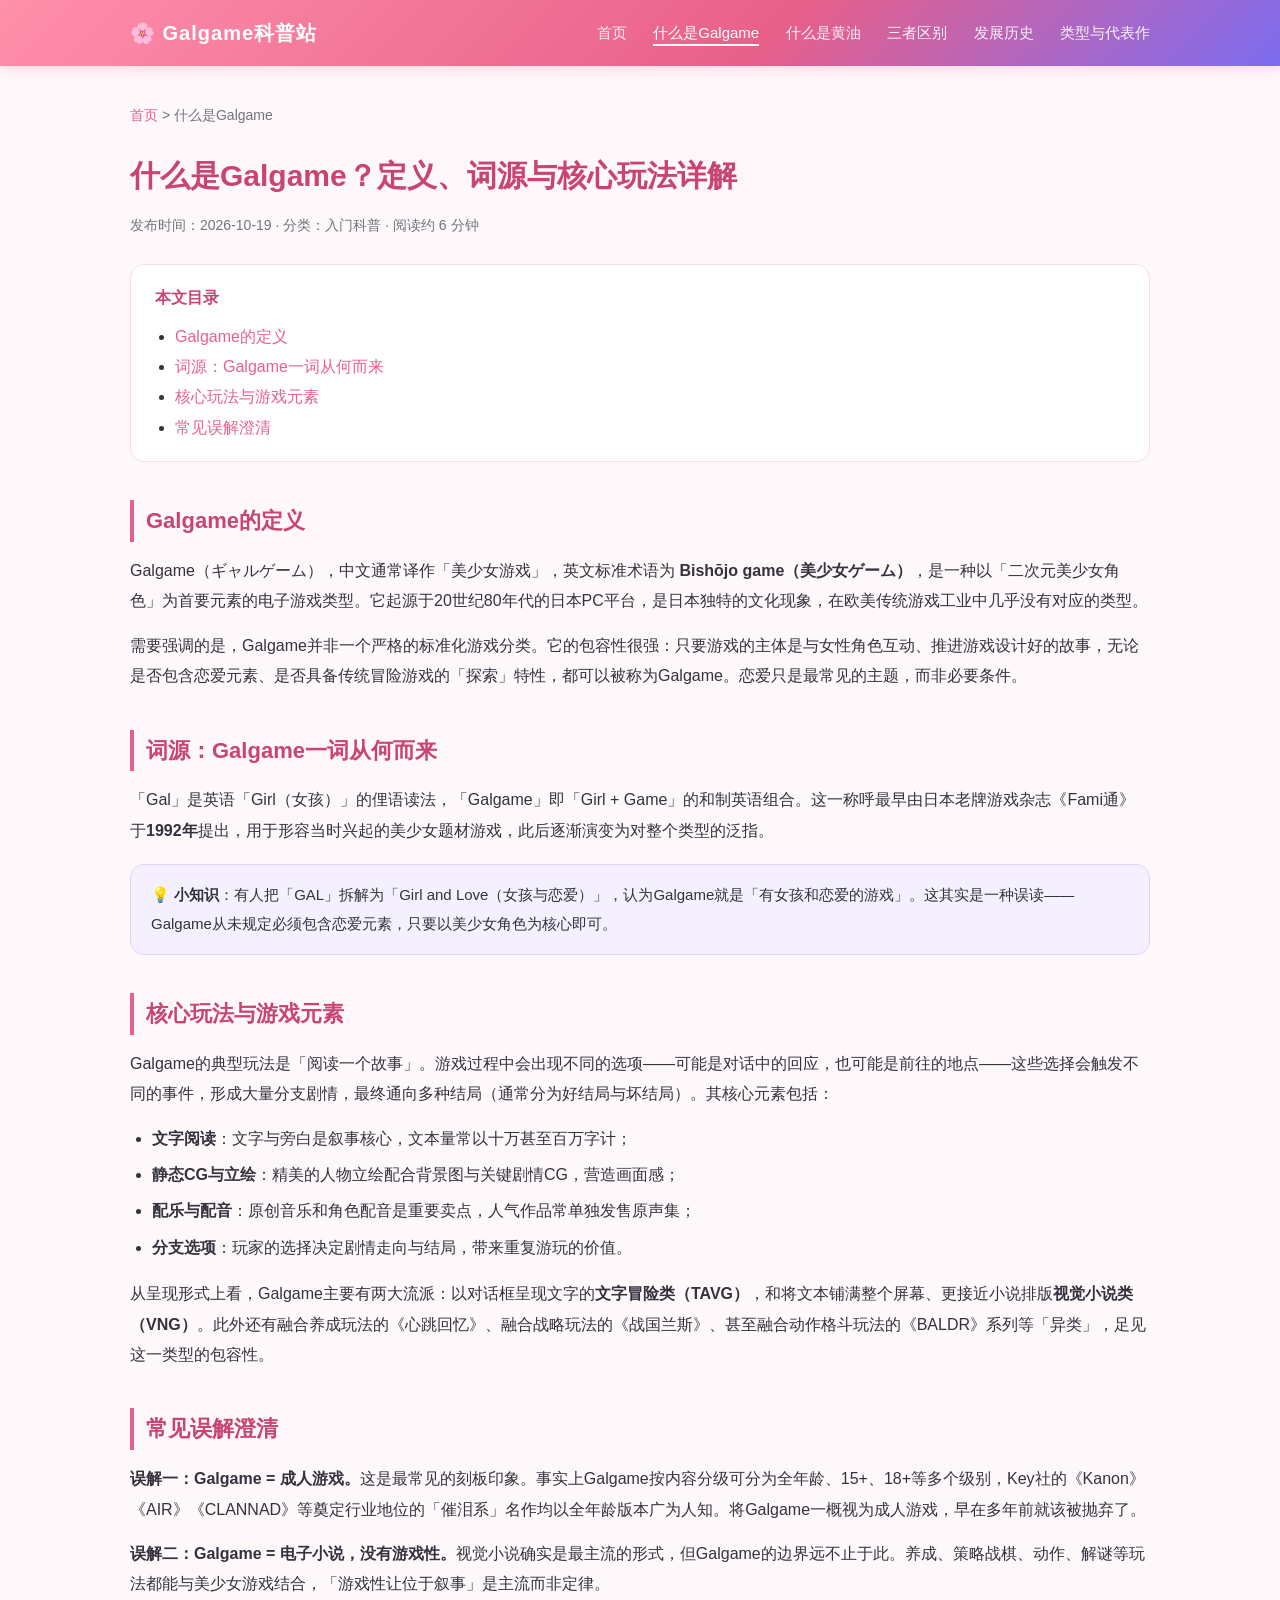
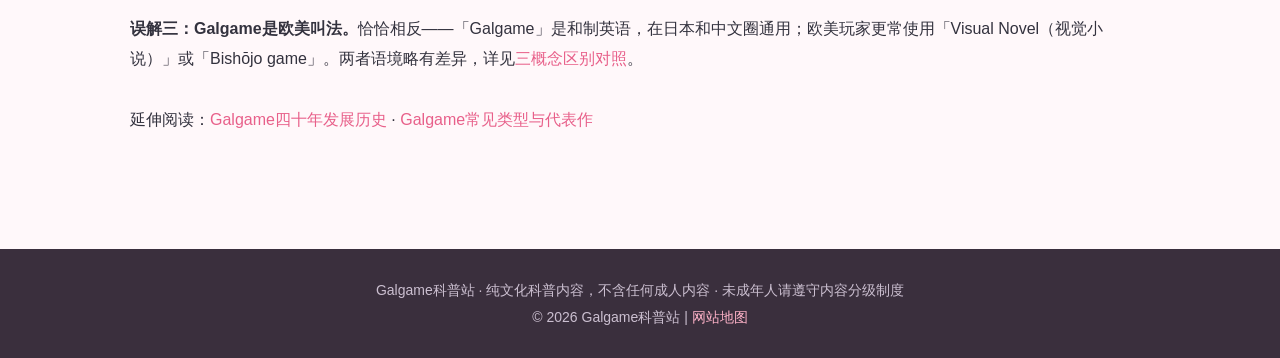
<file: what-is-galgame.html>
<!DOCTYPE html>
<html lang="zh-CN">
<head>
<meta charset="UTF-8">
<meta name="viewport" content="width=device-width, initial-scale=1.0">
<title>什么是Galgame？定义、词源与核心玩法详解 | Galgame科普站</title>
<meta name="description" content="Galgame（美少女游戏）是什么？本文从词源、官方定义、核心玩法（文字阅读、分支选项、多结局）到常见误解，系统讲解Galgame这一游戏类型。纯科普内容，无成人内容。">
<meta name="keywords" content="galgame是什么,galgame定义,美少女游戏,galgame玩法,视觉小说,bishoujo game">
<meta name="robots" content="index, follow">
<link rel="canonical" href="https://www.galgamefind.com/what-is-galgame.html">
<meta property="og:type" content="article">
<meta property="og:title" content="什么是Galgame？定义、词源与核心玩法详解">
<meta property="og:description" content="系统讲解Galgame的词源、定义、核心玩法与常见误解。">
<meta property="og:url" content="https://www.galgamefind.com/what-is-galgame.html">
<meta property="og:locale" content="zh_CN">
<link rel="stylesheet" href="assets/style.css">
<script type="application/ld+json">
{
  "@context": "https://schema.org",
  "@type": "Article",
  "headline": "什么是Galgame？定义、词源与核心玩法详解",
  "description": "系统讲解Galgame（美少女游戏）的词源、定义、核心玩法与常见误解。",
  "inLanguage": "zh-CN",
  "author": { "@type": "Organization", "name": "Galgame科普站" },
  "publisher": { "@type": "Organization", "name": "Galgame科普站" },
  "datePublished": "2026-10-19",
  "dateModified": "2026-10-19"
}
</script>
</head>
<body>
<header class="site-header">
  <div class="nav-wrap">
    <a class="logo" href="index.html">🌸 Galgame科普站</a>
    <nav class="main-nav">
      <a href="index.html">首页</a>
      <a href="what-is-galgame.html" class="active">什么是Galgame</a>
      <a href="what-is-eroge.html">什么是黄油</a>
      <a href="difference.html">三者区别</a>
      <a href="history.html">发展历史</a>
      <a href="types.html">类型与代表作</a>
    </nav>
  </div>
</header>

<div class="container">
<article>
  <nav class="crumb"><a href="index.html">首页</a> &gt; 什么是Galgame</nav>
  <h1>什么是Galgame？定义、词源与核心玩法详解</h1>
  <p class="meta">发布时间：2026-10-19 · 分类：入门科普 · 阅读约 6 分钟</p>

  <div class="toc">
    <strong>本文目录</strong>
    <ul>
      <li><a href="#def">Galgame的定义</a></li>
      <li><a href="#origin">词源：Galgame一词从何而来</a></li>
      <li><a href="#gameplay">核心玩法与游戏元素</a></li>
      <li><a href="#misconception">常见误解澄清</a></li>
    </ul>
  </div>

  <h2 id="def">Galgame的定义</h2>
  <p>Galgame（ギャルゲーム），中文通常译作「美少女游戏」，英文标准术语为 <strong>Bishōjo game（美少女ゲーム）</strong>，是一种以「二次元美少女角色」为首要元素的电子游戏类型。它起源于20世纪80年代的日本PC平台，是日本独特的文化现象，在欧美传统游戏工业中几乎没有对应的类型。</p>
  <p>需要强调的是，Galgame并非一个严格的标准化游戏分类。它的包容性很强：只要游戏的主体是与女性角色互动、推进游戏设计好的故事，无论是否包含恋爱元素、是否具备传统冒险游戏的「探索」特性，都可以被称为Galgame。恋爱只是最常见的主题，而非必要条件。</p>

  <h2 id="origin">词源：Galgame一词从何而来</h2>
  <p>「Gal」是英语「Girl（女孩）」的俚语读法，「Galgame」即「Girl + Game」的和制英语组合。这一称呼最早由日本老牌游戏杂志《Fami通》于<strong>1992年</strong>提出，用于形容当时兴起的美少女题材游戏，此后逐渐演变为对整个类型的泛指。</p>
  <div class="callout">
    💡 <strong>小知识</strong>：有人把「GAL」拆解为「Girl and Love（女孩与恋爱）」，认为Galgame就是「有女孩和恋爱的游戏」。这其实是一种误读——Galgame从未规定必须包含恋爱元素，只要以美少女角色为核心即可。
  </div>

  <h2 id="gameplay">核心玩法与游戏元素</h2>
  <p>Galgame的典型玩法是「阅读一个故事」。游戏过程中会出现不同的选项——可能是对话中的回应，也可能是前往的地点——这些选择会触发不同的事件，形成大量分支剧情，最终通向多种结局（通常分为好结局与坏结局）。其核心元素包括：</p>
  <ul class="dot">
    <li><strong>文字阅读</strong>：文字与旁白是叙事核心，文本量常以十万甚至百万字计；</li>
    <li><strong>静态CG与立绘</strong>：精美的人物立绘配合背景图与关键剧情CG，营造画面感；</li>
    <li><strong>配乐与配音</strong>：原创音乐和角色配音是重要卖点，人气作品常单独发售原声集；</li>
    <li><strong>分支选项</strong>：玩家的选择决定剧情走向与结局，带来重复游玩的价值。</li>
  </ul>
  <p>从呈现形式上看，Galgame主要有两大流派：以对话框呈现文字的<strong>文字冒险类（TAVG）</strong>，和将文本铺满整个屏幕、更接近小说排版<strong>视觉小说类（VNG）</strong>。此外还有融合养成玩法的《心跳回忆》、融合战略玩法的《战国兰斯》、甚至融合动作格斗玩法的《BALDR》系列等「异类」，足见这一类型的包容性。</p>

  <h2 id="misconception">常见误解澄清</h2>
  <p><strong>误解一：Galgame = 成人游戏。</strong>这是最常见的刻板印象。事实上Galgame按内容分级可分为全年龄、15+、18+等多个级别，Key社的《Kanon》《AIR》《CLANNAD》等奠定行业地位的「催泪系」名作均以全年龄版本广为人知。将Galgame一概视为成人游戏，早在多年前就该被抛弃了。</p>
  <p><strong>误解二：Galgame = 电子小说，没有游戏性。</strong>视觉小说确实是最主流的形式，但Galgame的边界远不止于此。养成、策略战棋、动作、解谜等玩法都能与美少女游戏结合，「游戏性让位于叙事」是主流而非定律。</p>
  <p><strong>误解三：Galgame是欧美叫法。</strong>恰恰相反——「Galgame」是和制英语，在日本和中文圈通用；欧美玩家更常使用「Visual Novel（视觉小说）」或「Bishōjo game」。两者语境略有差异，详见<a href="difference.html">三概念区别对照</a>。</p>

  <p style="margin-top:30px;">延伸阅读：<a href="history.html">Galgame四十年发展历史</a> · <a href="types.html">Galgame常见类型与代表作</a></p>
</article>
</div>

<footer class="site-footer">
  <p>Galgame科普站 · 纯文化科普内容，不含任何成人内容 · 未成年人请遵守内容分级制度</p>
  <p>© 2026 Galgame科普站 | <a href="sitemap.xml">网站地图</a></p>
</footer>
</body>
</html>
</file>
<file: assets/style.css>
/* Galgame 科普站 - 全局样式 */
:root {
  --primary: #e8608a;
  --primary-dark: #c94570;
  --accent: #7c6cf0;
  --bg: #fff8fa;
  --card: #ffffff;
  --text: #33323e;
  --muted: #77727f;
  --border: #f3dfe7;
  --radius: 14px;
}
* { margin: 0; padding: 0; box-sizing: border-box; }
body {
  font-family: "PingFang SC", "Hiragino Sans GB", "Microsoft YaHei", "Segoe UI", sans-serif;
  background: var(--bg);
  color: var(--text);
  line-height: 1.9;
  font-size: 16px;
}
a { color: var(--primary); text-decoration: none; }
a:hover { color: var(--primary-dark); text-decoration: underline; }

/* 导航 */
header.site-header {
  background: linear-gradient(135deg, #ff8fab 0%, #e8608a 60%, #7c6cf0 100%);
  padding: 14px 0;
  position: sticky; top: 0; z-index: 100;
  box-shadow: 0 2px 12px rgba(232, 96, 138, .25);
}
.nav-wrap {
  max-width: 1060px; margin: 0 auto; padding: 0 20px;
  display: flex; align-items: center; justify-content: space-between; flex-wrap: wrap; gap: 10px;
}
.logo { color: #fff; font-size: 20px; font-weight: 700; letter-spacing: 1px; }
.logo:hover { color: #fff; text-decoration: none; opacity: .9; }
nav.main-nav a {
  color: rgba(255,255,255,.92); margin-left: 22px; font-size: 15px;
}
nav.main-nav a:hover, nav.main-nav a.active { color: #fff; text-decoration: none; border-bottom: 2px solid #fff; padding-bottom: 3px; }

/* 主体 */
.container { max-width: 1060px; margin: 0 auto; padding: 36px 20px 60px; }
.hero {
  background: linear-gradient(135deg, #fff0f5, #f4f0ff);
  border: 1px solid var(--border);
  border-radius: var(--radius);
  padding: 46px 40px; margin-bottom: 36px; text-align: center;
}
.hero h1 { font-size: 32px; color: var(--primary-dark); margin-bottom: 14px; }
.hero p { color: var(--muted); max-width: 720px; margin: 0 auto; }

/* 首页下载按钮 */
.cta-btn {
  display: inline-block; margin-top: 26px;
  padding: 16px 46px; font-size: 19px; font-weight: 700; letter-spacing: 1px;
  color: #fff; text-decoration: none;
  background: linear-gradient(135deg, #e8608a 0%, #7c6cf0 100%);
  border-radius: 999px;
  box-shadow: 0 6px 20px rgba(232, 96, 138, .45);
  transition: transform .2s, box-shadow .2s;
}
.cta-btn:hover {
  color: #fff; text-decoration: none;
  transform: translateY(-3px) scale(1.03);
  box-shadow: 0 10px 28px rgba(124, 108, 240, .5);
}

article h1 { font-size: 30px; color: var(--primary-dark); margin-bottom: 8px; }
article h2 {
  font-size: 22px; color: var(--primary-dark);
  margin: 38px 0 14px; padding-left: 12px; border-left: 4px solid var(--primary);
}
article h3 { font-size: 18px; margin: 24px 0 10px; color: var(--accent); }
article p { margin-bottom: 14px; }
.meta { color: var(--muted); font-size: 14px; margin-bottom: 26px; }

.card-grid {
  display: grid; grid-template-columns: repeat(auto-fit, minmax(280px, 1fr));
  gap: 20px; margin: 26px 0;
}
.card {
  background: var(--card); border: 1px solid var(--border); border-radius: var(--radius);
  padding: 24px; transition: transform .2s, box-shadow .2s;
}
.card:hover { transform: translateY(-4px); box-shadow: 0 8px 24px rgba(232,96,138,.15); text-decoration: none; }
.card h3 { margin-top: 0; }
.card p { color: var(--muted); font-size: 15px; margin-bottom: 0; }

table.compare {
  width: 100%; border-collapse: collapse; margin: 18px 0 26px;
  background: var(--card); border-radius: var(--radius); overflow: hidden;
  box-shadow: 0 1px 6px rgba(0,0,0,.05);
}
table.compare th, table.compare td {
  padding: 12px 16px; border: 1px solid var(--border); text-align: left; font-size: 15px;
}
table.compare th { background: #ffe9f0; color: var(--primary-dark); }

.timeline { border-left: 3px solid var(--primary); margin: 20px 0 30px 8px; padding-left: 22px; }
.timeline .t-item { margin-bottom: 22px; position: relative; }
.timeline .t-item::before {
  content: ""; position: absolute; left: -31px; top: 8px;
  width: 13px; height: 13px; border-radius: 50%;
  background: var(--primary); border: 3px solid #ffd6e3;
}
.timeline .t-year { font-weight: 700; color: var(--primary-dark); }

.callout {
  background: #f4f0ff; border: 1px solid #ddd4fb; border-radius: var(--radius);
  padding: 16px 20px; margin: 18px 0; font-size: 15px;
}
.toc {
  background: var(--card); border: 1px solid var(--border); border-radius: var(--radius);
  padding: 18px 24px; margin: 22px 0 30px;
}
.toc strong { color: var(--primary-dark); }
.toc ul { margin: 8px 0 0 20px; }
ul.dot { margin: 6px 0 16px 22px; }
ul.dot li { margin-bottom: 6px; }

.crumb { font-size: 14px; color: var(--muted); margin-bottom: 18px; }
.faq-item { margin-bottom: 20px; }
.faq-item h3 { margin-bottom: 6px; }

/* 页脚 */
footer.site-footer {
  background: #3a2f3d; color: #cbbfd0; text-align: center;
  padding: 28px 20px; font-size: 14px; margin-top: 40px;
}
footer.site-footer a { color: #ffb3c9; }

@media (max-width: 640px) {
  .hero { padding: 30px 22px; }
  .hero h1 { font-size: 24px; }
  article h1 { font-size: 24px; }
  nav.main-nav a { margin-left: 14px; font-size: 14px; }
}
</file>
